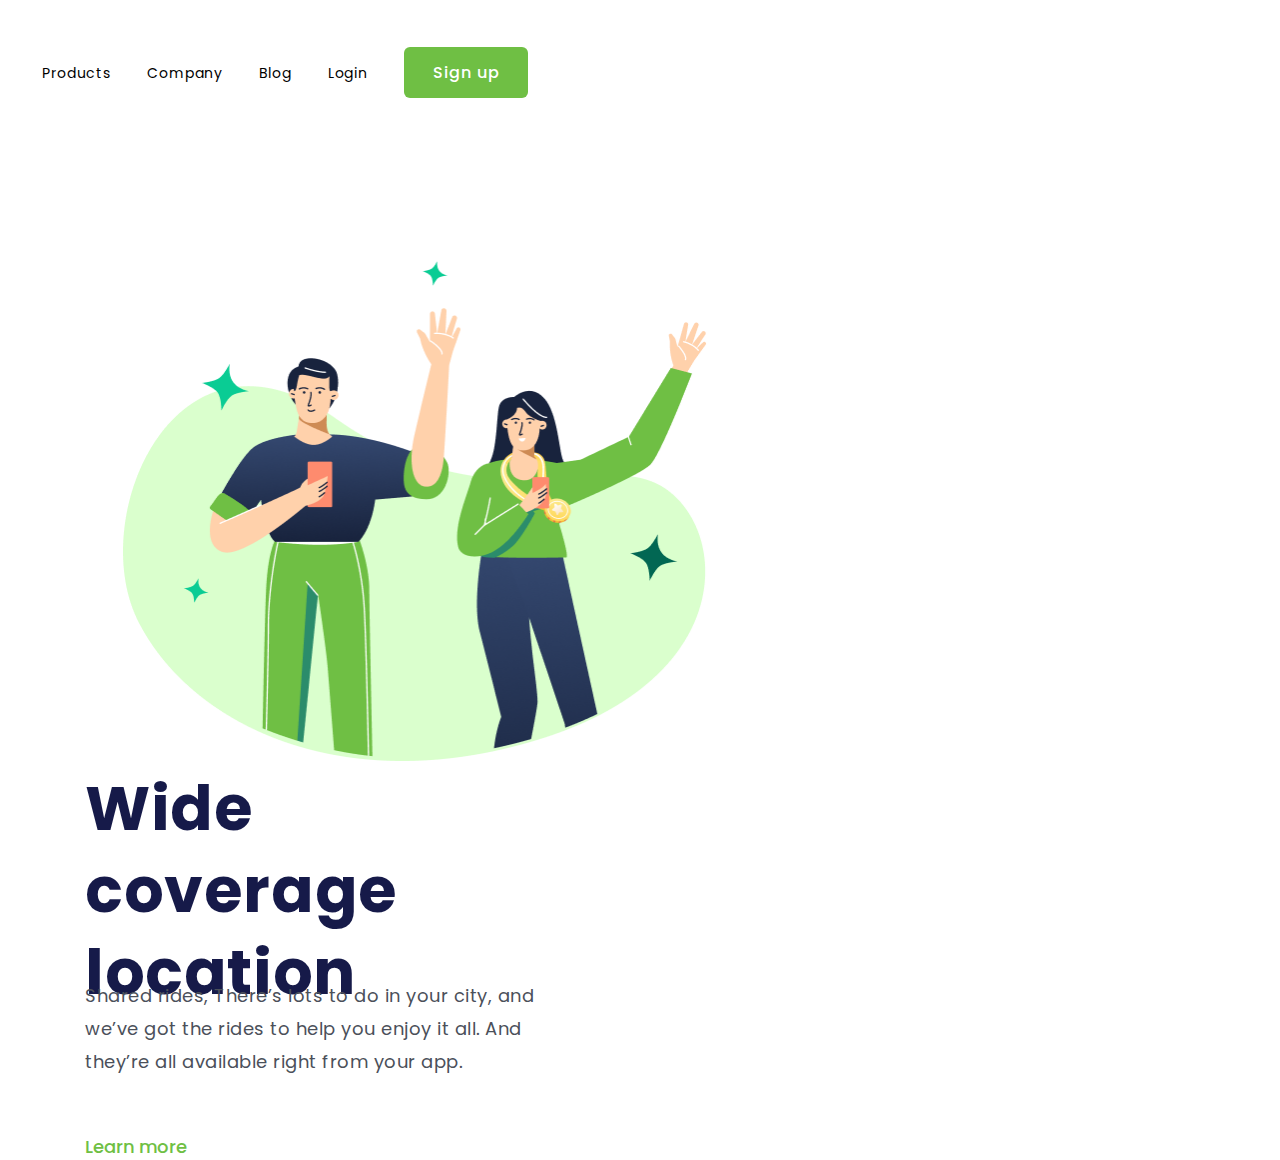
<file: index.htm>
<!DOCTYPE html>
<html lang="pt-br">

<head>
    <meta charset="UTF-8">
    <meta name="viewport" content="width=device-width, initial-scale=1.0">
    <link rel="stylesheet" href="./styes.css">
    <link rel="preconnect" href="https://fonts.googleapis.com">
    <link rel="preconnect" href="https://fonts.gstatic.com" crossorigin>
    <link
        href="https://fonts.googleapis.com/css2?family=Poppins:ital,wght@0,100;0,200;0,300;0,400;0,500;0,600;0,700;0,800;0,900;1,100;1,200;1,300;1,400;1,500;1,600;1,700;1,800;1,900&display=swap"
        rel="stylesheet">
    <title>Wide coverage
        location</title>
</head>

<body>
    <header>
        <a class="link-header">Products</a>
        <a class="link-header">Company</a>
        <a class="link-header">Blog</a>
        <a class="link-header">Login</a>
        <button class="button-1">Sign up</button>
    </header>
    <main>
        <img src="./img/(Positive) Congratulation You get 40 point for your ride.png" alt="Wide coverage
    location logo" class="img-logo">
        <div>

            <h1>Wide coverage
                location</h1>
            <p>Shared rides, There’s lots to do in your city, and we’ve got the rides to help you enjoy it all. And
                they’re
                all
                available right from your app.</p>
            <a class="link">Learn more</a>
        </div>
    </main>

</body>

</html>
</file>
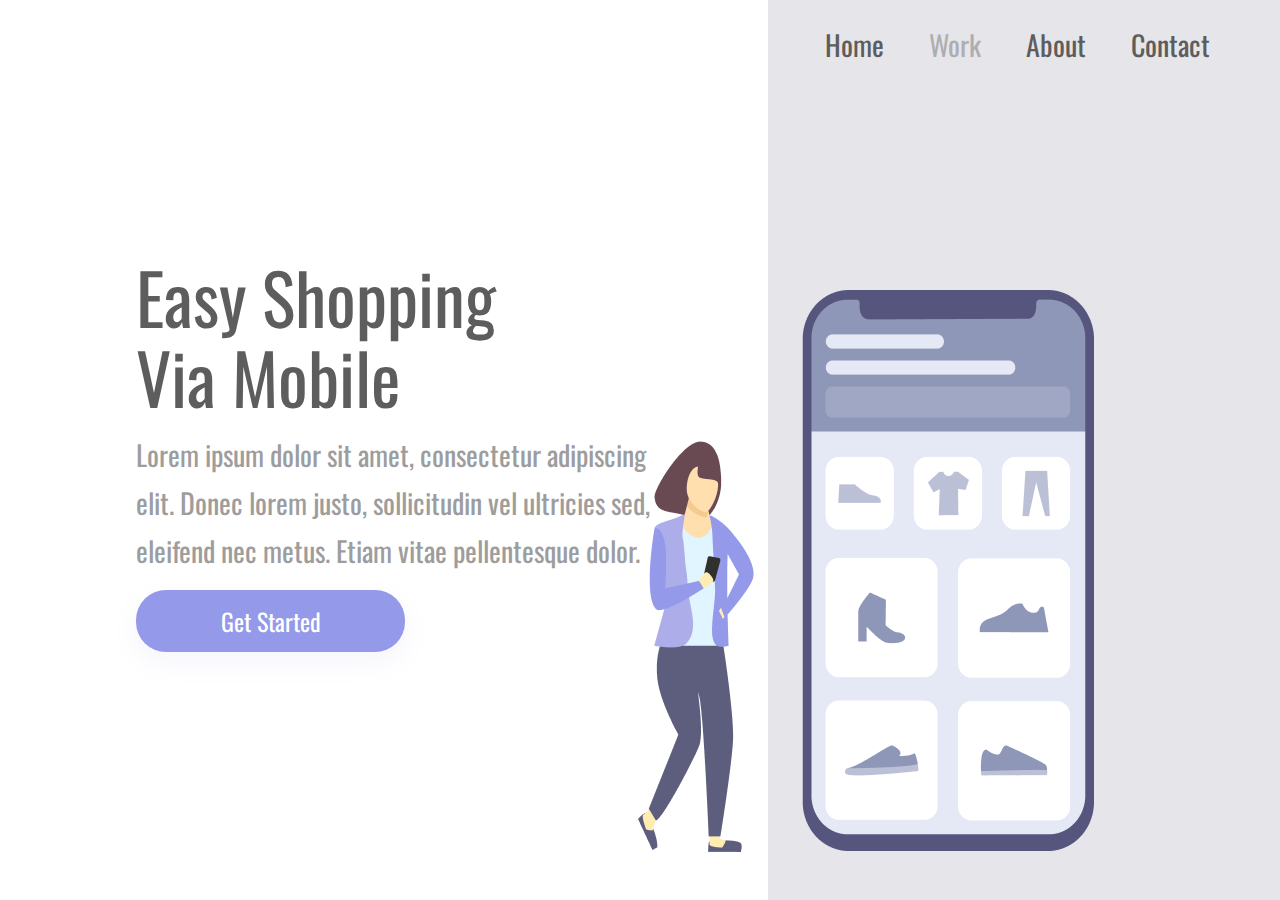
<file: Projeto-2/index.html>
<!DOCTYPE html>
<html lang="en">

<head>
    <meta charset="UTF-8">
    <meta name="viewport" content="width=device-width, initial-scale=1.0">
    <link rel="stylesheet" href="./styles.css">
    <link rel="preconnect" href="https://fonts.googleapis.com">
    <link rel="preconnect" href="https://fonts.gstatic.com" crossorigin>
    <link
        href="https://fonts.googleapis.com/css2?family=Oswald:wght@200..700&family=Poppins:ital,wght@0,100;0,200;0,300;0,400;0,500;0,600;0,700;0,800;0,900;1,100;1,200;1,300;1,400;1,500;1,600;1,700;1,800;1,900&display=swap"
        rel="stylesheet">
    <title>CSS - Projeto</title>
</head>

<body>
    <div class="wrapper">
        <section class="container-left">
            <h1>Easy Shopping Via Mobile</h1>
            <p>Lorem ipsum dolor sit amet, consectetur adipiscing
                elit. Donec lorem justo, sollicitudin vel ultricies sed,
                eleifend nec metus. Etiam vitae pellentesque dolor. </p>
            <button>Get Started</button>
        </section>
        <section class="container-right">
            <header>
                <a>Home</a>
                <a>Work</a>
                <a>About</a>
                <a>Contact</a>
            </header>
            <img src="./Illustration-3-3.png" alt="girl-cellphone">
        </section>
    </div>
</body>

</html>
</file>
<file: styes.css>
* {
    font-family: "Poppins", sans-serif;
    margin: 0;
    padding: 0;
    box-sizing: border-box;
}

header {
    margin-top: 47px;
    margin-left: 42px;
}

.link-header {
    width: 79px;
    height: 21px;
    font-weight: 400;
    font-size: 14px;
    line-height: 21px;
    text-align: center;
    letter-spacing: 0.875px;
    margin-right: 32px;
    cursor: pointer;

}

.button-1 {
    background: #6FBF44;
    border: 1px solid #4CB538;
    width: 124px;
    height: 51px;
    border: none;
    border-radius: 6px;
    font-weight: 500;
    font-size: 16px;
    line-height: 24px;
    letter-spacing: 1px;
    color: #FFFFFF;
    cursor: pointer;

}

.img-logo {
    width: 595.18px;
    height: 500px;
    margin: 163px 0 0 123px;
    display: inline-block;
}

div {

    display: inline-block;
    margin-left: 85px;
    width: 493px;
    
}

h1 {
    font-weight: 700;
    font-size: 62px;
    line-height: 82px;
    letter-spacing: 0.6px;
    height: 164px;
    color: #161A49;
   
}

p {  
    height: 99px;
    font-weight: 400;
    font-size: 18px;
    line-height: 33px;
    letter-spacing: 0.5px;
    color: #4B505A;
    margin-top: 47px;
    margin-bottom: 55px;

}

.link {
    background: transparent;
    font-weight: 500;
    font-size: 18px;
    line-height: 27px;
    color: #6FBF44;
    cursor: pointer;

}
</file>
<file: Projeto-2/styles.css>
* {
    margin: 0;
    padding: 0;
    box-sizing: border-box;
    font-family: "Oswald", sans-serif;
    font-weight: 400;
    color: #5d5d5d
}

.wrapper {
    height: 100vh;
    width: 100vw;
}

.container-left {
    display: inline-block;
    width: 60%;
    padding-left: 136px;
    margin-top: 20%;

}

.container-right {
    display: inline-block;
    background-color: rgba(93, 93, 125, 0.16);
    height: 100vh;
    width: 40%;
    position: absolute;

}

img {
    position: relative;
    top: 25%;
    right: 130px;

}

h1 {
    font-weight: 400;
    font-size: 70px;
    line-height: 80px;
    width: 368px;


}

p {
    font-weight: 400;
    font-size: 28px;
    line-height: 48px;
    opacity: 0.6;
    margin: 15px 0;
    width: 540px;


}

button {
    width: 269px;
    height: 62px;
    background: #9499ea;
    box-shadow: 0px 10px 24px rgba(148, 153, 234, 0.0979959);
    border: none;
    border-radius: 30px;
    font-size: 24px;
    line-height: 36px;
    text-align: center;
    color: #ffffff;
    cursor: pointer;
}

button:hover {
    opacity: 0.8;
}

button:active {
    opacity: 0.5;
}

a {
    font-size: 28px;
    line-height: 41px;
    color: #5d5d5d;
    margin-right: 41px;
    cursor: pointer;
}

a:nth-child(2) {
    opacity: 0.4;
}

a:hover {
    opacity: 0.4;
}

a:active {
    opacity: 0.8;
}

header {
    margin: 24px 0 0 57px;
}

@media screen and (max-width: 900px) {
    .container-left {
        width: 100%;
        height: 50%;
        padding: 0;
        margin: 0;
    }

    .container-right {
        display: block;
        height: auto;
        width: 100%;
        position: static;
        padding: 40px;

    }

    img {
        position: static;
        max-width: 90%;
    }

    header {
        display: none;
    }

    h1 {
        font-size: 36px;
        line-height: 52px;
        width: auto;
        margin: 58px 50px 0 50px;
        text-align: center;

    }

    p {
        margin: 15px 40px;
        width: auto;
        text-align: center;
        font-size: 14px;
        line-height: 24px;
    }

    button {
        margin: 0 auto;
        display: block;
    }
    
}
</file>
